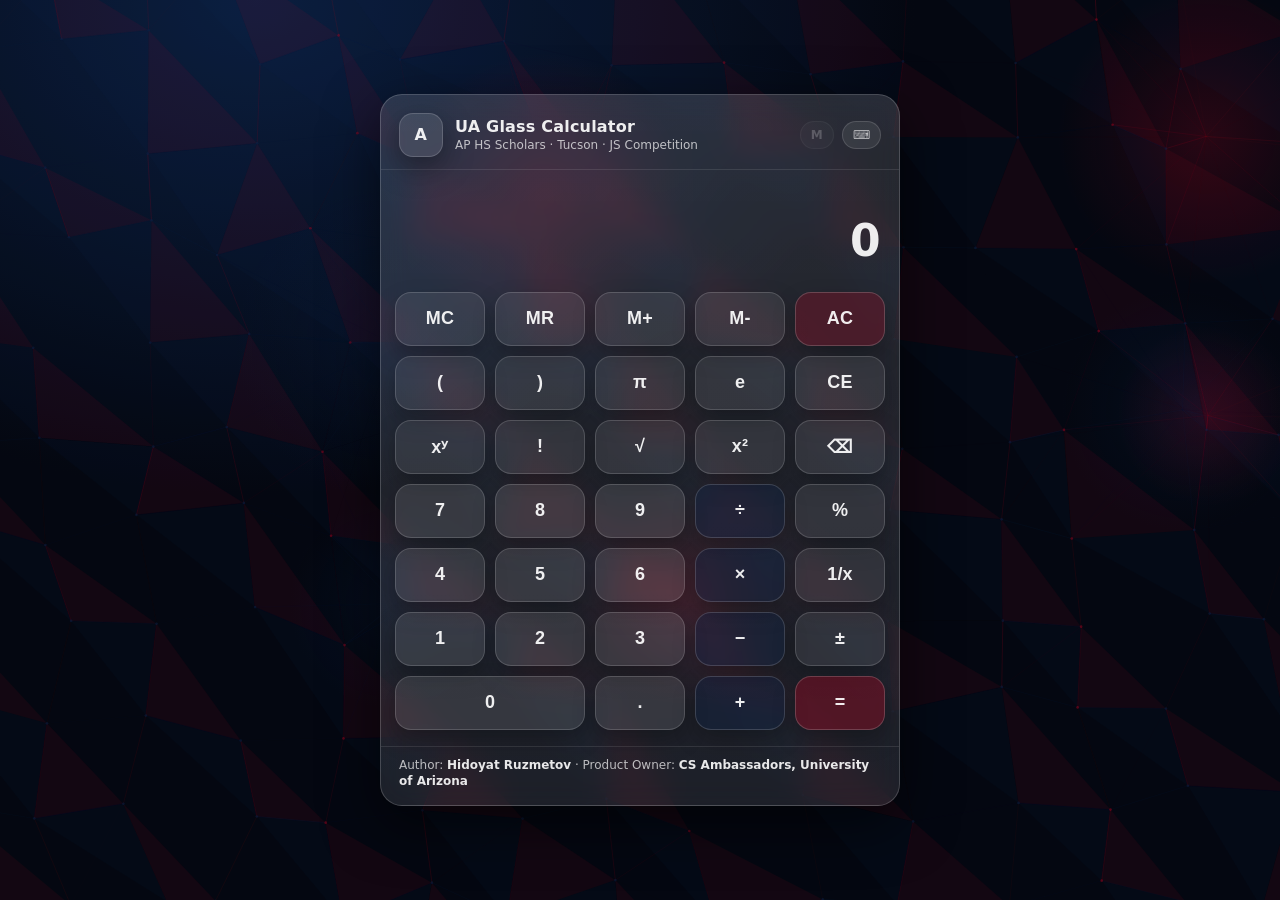
<file: Calculator/index.html>
<!--
  File: index.html
  Project: Glassmorphism Calculator (Competition Ready)
  Author: Hidoyat Ruzmetov
  Product Owner: CS Ambassadors, University of Arizona
  Description: Polished calculator UI with canvas-based interactive background.
-->

<!DOCTYPE html>
<html lang="en">
<head>
  <meta charset="UTF-8" />
  <meta name="viewport" content="width=device-width,initial-scale=1" />
  <meta name="theme-color" content="#0C234B" />
  <title>UA Glass Calculator</title>

  <link rel="stylesheet" href="styles.css" />
</head>

<body>
  <!-- Interactive geometric background (pure canvas, driven by app.js) -->
  <canvas id="bgCanvas" aria-hidden="true"></canvas>

  <main class="shell">
    <section class="calculator" aria-label="Calculator">
      <header class="calc-header">
        <div class="brand">
          <div class="logo" aria-hidden="true">A</div>
          <div class="brand-text">
            <div class="title">UA Glass Calculator</div>
            <div class="subtitle">AP HS Scholars · Tucson · JS Competition</div>
          </div>
        </div>

        <div class="status" aria-label="Calculator status">
          <span class="pill" id="memIndicator" title="Memory indicator">M</span>
          <span class="pill subtle" title="Keyboard: 0-9, + - * / ^ ( ), Enter, Backspace, Esc, !, %, p=π, e=e">⌨</span>
        </div>
      </header>

      <!-- Display -->
      <div class="display" role="group" aria-label="Calculator display">
        <div class="display-top">
          <div class="history" id="history" aria-label="Expression history"> </div>
        </div>
        <div class="display-bottom">
          <div class="current" id="current" aria-label="Current value">0</div>
        </div>
      </div>

      <!-- Keypad (5-column layout to fit full features cleanly) -->
      <div class="pad" role="group" aria-label="Calculator buttons">
        <!-- Row 1 -->
        <button class="btn btn-soft" data-action="mc" aria-label="Memory clear">MC</button>
        <button class="btn btn-soft" data-action="mr" aria-label="Memory recall">MR</button>
        <button class="btn btn-soft" data-action="mplus" aria-label="Memory add">M+</button>
        <button class="btn btn-soft" data-action="mminus" aria-label="Memory subtract">M-</button>
        <button class="btn btn-warn" data-action="ac" aria-label="All clear">AC</button>

        <!-- Row 2 -->
        <button class="btn btn-soft" data-action="lparen" aria-label="Left parenthesis">(</button>
        <button class="btn btn-soft" data-action="rparen" aria-label="Right parenthesis">)</button>
        <button class="btn btn-soft" data-action="const" data-value="pi" aria-label="Pi">π</button>
        <button class="btn btn-soft" data-action="const" data-value="e" aria-label="Euler's number">e</button>
        <button class="btn btn-soft" data-action="ce" aria-label="Clear entry">CE</button>

        <!-- Row 3 -->
        <button class="btn btn-soft" data-action="power" aria-label="Power">xʸ</button>
        <button class="btn btn-soft" data-action="factorial" aria-label="Factorial">!</button>
        <button class="btn btn-soft" data-action="sqrt" aria-label="Square root">√</button>
        <button class="btn btn-soft" data-action="square" aria-label="Square">x²</button>
        <button class="btn btn-soft" data-action="backspace" aria-label="Backspace">⌫</button>

        <!-- Row 4 -->
        <button class="btn" data-action="digit" data-value="7" aria-label="7">7</button>
        <button class="btn" data-action="digit" data-value="8" aria-label="8">8</button>
        <button class="btn" data-action="digit" data-value="9" aria-label="9">9</button>
        <button class="btn btn-op" data-action="op" data-value="/" aria-label="Divide">÷</button>
        <button class="btn btn-soft" data-action="percent" aria-label="Percent">%</button>

        <!-- Row 5 -->
        <button class="btn" data-action="digit" data-value="4" aria-label="4">4</button>
        <button class="btn" data-action="digit" data-value="5" aria-label="5">5</button>
        <button class="btn" data-action="digit" data-value="6" aria-label="6">6</button>
        <button class="btn btn-op" data-action="op" data-value="*" aria-label="Multiply">×</button>
        <button class="btn btn-soft" data-action="reciprocal" aria-label="Reciprocal">1/x</button>

        <!-- Row 6 -->
        <button class="btn" data-action="digit" data-value="1" aria-label="1">1</button>
        <button class="btn" data-action="digit" data-value="2" aria-label="2">2</button>
        <button class="btn" data-action="digit" data-value="3" aria-label="3">3</button>
        <button class="btn btn-op" data-action="op" data-value="-" aria-label="Subtract">−</button>
        <button class="btn btn-soft" data-action="toggleSign" aria-label="Toggle sign">±</button>

        <!-- Row 7 -->
        <button class="btn btn-wide2" data-action="digit" data-value="0" aria-label="0">0</button>
        <button class="btn" data-action="decimal" aria-label="Decimal point">.</button>
        <button class="btn btn-op" data-action="op" data-value="+" aria-label="Add">+</button>
        <button class="btn btn-eq" data-action="equals" aria-label="Equals">=</button>
      </div>

      <footer class="calc-footer">
        <div class="footnote">
          Author: <span class="foot-strong">Hidoyat Ruzmetov</span> · Product Owner:
          <span class="foot-strong">CS Ambassadors, University of Arizona</span>
        </div>
      </footer>
    </section>
  </main>

  <!-- Core functions first, runner second -->
  <script src="calcFunctions.js"></script>
  <script src="app.js"></script>
</body>
</html>
</file>
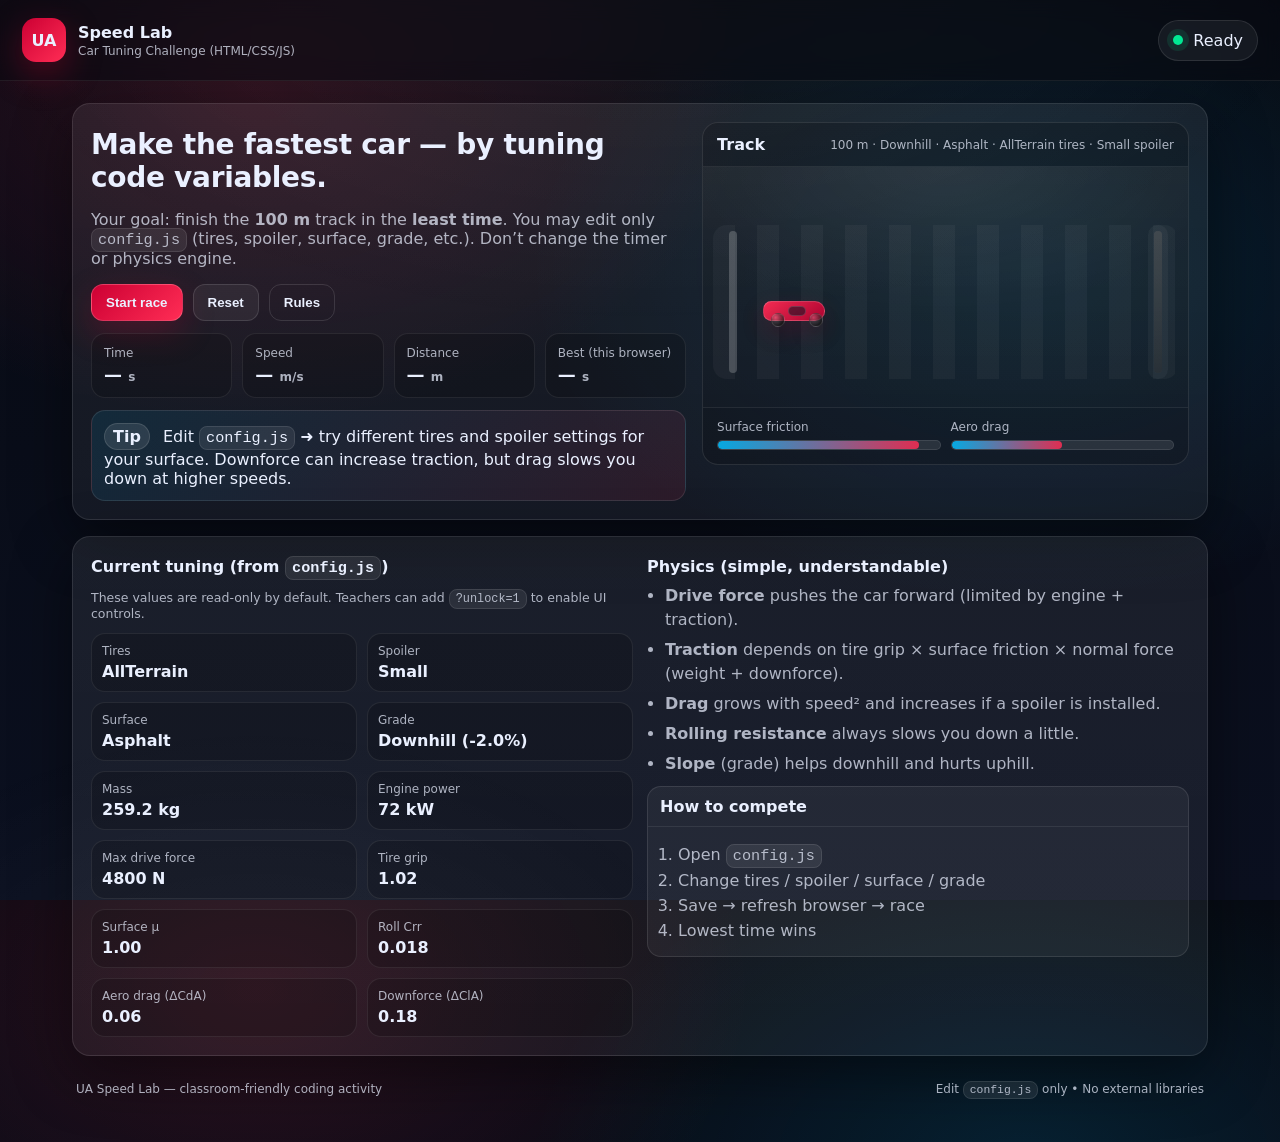
<file: UA_SpeedLab_CarTuningChallenge/index.html>
<!doctype html>
<html lang="en">
<head>
  <meta charset="UTF-8" />
  <meta name="viewport" content="width=device-width, initial-scale=1.0" />
  <title>UA Speed Lab — Car Tuning Challenge</title>
  <link rel="stylesheet" href="styles.css" />
</head>
<body>
  <div class="bg"></div>

  <header class="topbar">
    <div class="brand">
      <div class="logo">UA</div>
      <div>
        <div class="brand-title">Speed Lab</div>
        <div class="brand-sub">Car Tuning Challenge (HTML/CSS/JS)</div>
      </div>
    </div>

    <div class="pill">
      <span class="dot"></span>
      <span id="statusText">Ready</span>
    </div>
  </header>

  <main class="layout">
    <section class="card hero">
      <div class="hero-left">
        <h1>Make the fastest car — by tuning code variables.</h1>
        <p class="muted">
          Your goal: finish the <strong>100 m</strong> track in the <strong>least time</strong>.
          You may edit only <code>config.js</code> (tires, spoiler, surface, grade, etc.).
          Don’t change the timer or physics engine.
        </p>

        <div class="actions">
          <button id="startBtn" class="btn primary">Start race</button>
          <button id="resetBtn" class="btn">Reset</button>
          <button id="showRulesBtn" class="btn ghost">Rules</button>
        </div>

        <div class="stats">
          <div class="stat">
            <div class="stat-label">Time</div>
            <div class="stat-value"><span id="timeVal">—</span> <span class="unit">s</span></div>
          </div>
          <div class="stat">
            <div class="stat-label">Speed</div>
            <div class="stat-value"><span id="speedVal">—</span> <span class="unit">m/s</span></div>
          </div>
          <div class="stat">
            <div class="stat-label">Distance</div>
            <div class="stat-value"><span id="distVal">—</span> <span class="unit">m</span></div>
          </div>
          <div class="stat">
            <div class="stat-label">Best (this browser)</div>
            <div class="stat-value"><span id="bestVal">—</span> <span class="unit">s</span></div>
          </div>
        </div>

        <div class="hint">
          <span class="hint-badge">Tip</span>
          Edit <code>config.js</code> ➜ try different tires and spoiler settings for your surface.
          Downforce can increase traction, but drag slows you down at higher speeds.
        </div>
      </div>

      <div class="hero-right">
        <div class="track-card">
          <div class="track-top">
            <div class="track-title">Track</div>
            <div class="track-meta">
              <span id="trackMeta">100 m · Flat · Asphalt</span>
            </div>
          </div>

          <div class="track">
            <div class="lane-lines"></div>
            <div class="start-line" title="Start"></div>
            <div class="finish-line" title="Finish"></div>

            <div id="car" class="car" aria-label="Car">
              <div class="car-body">
                <div class="car-window"></div>
                <div class="car-spoiler" id="carSpoiler"></div>
              </div>
              <div class="wheel w1"></div>
              <div class="wheel w2"></div>
            </div>

            <div id="countdown" class="countdown" aria-live="polite"></div>
            <div id="banner" class="banner" aria-live="polite"></div>
          </div>

          <div class="track-bottom">
            <div class="mini">
              <div class="mini-label">Surface friction</div>
              <div class="bar"><div id="muBar" class="fill"></div></div>
            </div>
            <div class="mini">
              <div class="mini-label">Aero drag</div>
              <div class="bar"><div id="dragBar" class="fill"></div></div>
            </div>
          </div>
        </div>
      </div>
    </section>

    <section class="card grid">
      <div>
        <h2>Current tuning (from <code>config.js</code>)</h2>
        <p class="muted small">
          These values are read-only by default. Teachers can add <code>?unlock=1</code> to enable UI controls.
        </p>
        <div class="config-grid" id="configGrid"></div>
      </div>

      <div>
        <h2>Physics (simple, understandable)</h2>
        <ul class="bullets">
          <li><strong>Drive force</strong> pushes the car forward (limited by engine + traction).</li>
          <li><strong>Traction</strong> depends on tire grip × surface friction × normal force (weight + downforce).</li>
          <li><strong>Drag</strong> grows with speed² and increases if a spoiler is installed.</li>
          <li><strong>Rolling resistance</strong> always slows you down a little.</li>
          <li><strong>Slope</strong> (grade) helps downhill and hurts uphill.</li>
        </ul>

        <div class="callout">
          <div class="callout-title">How to compete</div>
          <div class="callout-body">
            <ol>
              <li>Open <code>config.js</code></li>
              <li>Change tires / spoiler / surface / grade</li>
              <li>Save → refresh browser → race</li>
              <li>Lowest time wins</li>
            </ol>
          </div>
        </div>
      </div>
    </section>

    <footer class="footer">
      <div>UA Speed Lab — classroom-friendly coding activity</div>
      <div class="muted">Edit <code>config.js</code> only • No external libraries</div>
    </footer>
  </main>

  <dialog id="rulesDialog" class="dialog">
    <div class="dialog-head">
      <h3>Competition rules</h3>
      <button class="btn ghost" id="closeRulesBtn">Close</button>
    </div>
    <div class="dialog-body">
      <ul class="bullets">
        <li>Edit <strong>only</strong> <code>config.js</code>. Do not change the timer or physics code.</li>
        <li>Goal: smallest finish time over 100 m.</li>
        <li>Discuss: why did your changes help or hurt? What tradeoffs did you notice?</li>
      </ul>
      <p class="muted small">
        Teacher note: run with <code>?unlock=1</code> if you want students to test ideas in the UI first, then
        require final submissions by editing <code>config.js</code>.
      </p>
    </div>
  </dialog>

  <script src="config.js"></script>
  <script src="app.js"></script>
</body>
</html>
</file>
<file: Calculator/styles.css>
/*
  File: styles.css
  Project: Glassmorphism Calculator (Competition Ready)
  Author: Hidoyat Ruzmetov
  Product Owner: CS Ambassadors, University of Arizona
  Description: UA-themed glass UI + responsive keypad and canvas background.
*/

*,
*::before,
*::after {
  box-sizing: border-box;
}

:root {
  /* University of Arizona vibe */
  --ua-blue: #0C234B;
  --ua-red: #AB0520;

  /* Glass palette */
  --panel: rgba(255, 255, 255, 0.10);
  --panel-strong: rgba(255, 255, 255, 0.14);
  --stroke: rgba(255, 255, 255, 0.18);
  --stroke-strong: rgba(255, 255, 255, 0.26);

  --text: rgba(255, 255, 255, 0.92);
  --text-dim: rgba(255, 255, 255, 0.70);

  --shadow: 0 18px 55px rgba(0, 0, 0, 0.58);
  --shadow-soft: 0 10px 30px rgba(0, 0, 0, 0.40);

  --radius: 22px;
  --radius-sm: 16px;

  /* Button surfaces */
  --btn: rgba(255, 255, 255, 0.10);
  --btn-hover: rgba(255, 255, 255, 0.14);
  --btn-press: rgba(255, 255, 255, 0.08);

  /* UA-tinged states */
  --op: rgba(12, 35, 75, 0.32);
  --op-hover: rgba(12, 35, 75, 0.40);

  --warn: rgba(171, 5, 32, 0.28);
  --warn-hover: rgba(171, 5, 32, 0.36);

  --eq: rgba(171, 5, 32, 0.36);
  --eq-hover: rgba(171, 5, 32, 0.46);

  --focus: rgba(255, 255, 255, 0.38);

  --font: ui-sans-serif, system-ui, -apple-system, Segoe UI, Roboto, Arial, "Apple Color Emoji", "Segoe UI Emoji";
}

html,
body {
  height: 100%;
}

body {
  margin: 0;
  font-family: var(--font);
  color: var(--text);
  background: radial-gradient(1200px 900px at 20% 0%, rgba(12, 35, 75, 0.95) 0%, rgba(5, 8, 18, 1) 55%),
              radial-gradient(1000px 850px at 88% 20%, rgba(171, 5, 32, 0.30) 0%, rgba(5, 8, 18, 0.85) 60%);
  overflow-x: hidden;
}

/* Canvas background */
#bgCanvas {
  position: fixed;
  inset: 0;
  width: 100%;
  height: 100%;
  z-index: 0;
  display: block;
}

/* Foreground layout */
.shell {
  min-height: 100%;
  display: grid;
  place-items: center;
  padding: 24px;
  position: relative;
  z-index: 1;
}

.calculator {
  width: min(520px, 96vw);
  border-radius: var(--radius);
  background: linear-gradient(180deg, var(--panel-strong), var(--panel));
  border: 1px solid var(--stroke);
  box-shadow: var(--shadow);
  backdrop-filter: blur(14px);
  -webkit-backdrop-filter: blur(14px);
  overflow: hidden;
}

/* Header */
.calc-header {
  padding: 18px 18px 12px 18px;
  display: flex;
  align-items: center;
  justify-content: space-between;
  gap: 14px;
  border-bottom: 1px solid rgba(255, 255, 255, 0.10);
}

.brand {
  display: flex;
  align-items: center;
  gap: 12px;
}

.logo {
  width: 44px;
  height: 44px;
  border-radius: 14px;
  display: grid;
  place-items: center;
  background: rgba(255, 255, 255, 0.10);
  border: 1px solid rgba(255, 255, 255, 0.16);
  box-shadow: var(--shadow-soft);
  font-weight: 900;
  letter-spacing: 0.4px;
  color: rgba(255, 255, 255, 0.92);
}

.title {
  font-weight: 800;
  letter-spacing: 0.2px;
}

.subtitle {
  margin-top: 2px;
  font-size: 12px;
  color: var(--text-dim);
}

.status {
  display: flex;
  gap: 8px;
  align-items: center;
}

.pill {
  height: 28px;
  min-width: 28px;
  padding: 0 10px;
  border-radius: 999px;
  display: inline-flex;
  align-items: center;
  justify-content: center;
  font-weight: 800;
  font-size: 12px;
  background: rgba(255, 255, 255, 0.10);
  border: 1px solid rgba(255, 255, 255, 0.18);
  color: rgba(255, 255, 255, 0.90);
  opacity: 0.25;
  transition: opacity 160ms ease;
}

.pill.subtle {
  opacity: 0.78;
}

/* Display */
.display {
  padding: 16px 18px 12px 18px;
  display: grid;
  gap: 10px;
}

.display-top {
  min-height: 22px;
}

.history {
  font-size: 13px;
  color: var(--text-dim);
  letter-spacing: 0.2px;
  text-align: right;
  white-space: nowrap;
  overflow: hidden;
  text-overflow: ellipsis;
}

.current {
  font-size: 44px;
  font-weight: 900;
  letter-spacing: 0.3px;
  text-align: right;
  line-height: 1.05;
  white-space: nowrap;
  overflow: hidden;
  text-overflow: ellipsis;
  padding-bottom: 2px;
}

/* Keypad */
.pad {
  padding: 14px 14px 16px 14px;
  display: grid;
  grid-template-columns: repeat(5, 1fr);
  gap: 10px;
}

.btn {
  appearance: none;
  border: 1px solid rgba(255, 255, 255, 0.16);
  background: var(--btn);
  color: var(--text);
  border-radius: var(--radius-sm);
  height: 54px;
  font-size: 18px;
  font-weight: 800;
  letter-spacing: 0.2px;
  box-shadow: 0 10px 22px rgba(0, 0, 0, 0.26);
  cursor: pointer;
  transition: transform 90ms ease, background 160ms ease, border-color 160ms ease, filter 160ms ease;
  user-select: none;
  -webkit-tap-highlight-color: transparent;
}

.btn:hover {
  background: var(--btn-hover);
  border-color: rgba(255, 255, 255, 0.22);
  filter: brightness(1.02);
}

.btn:active {
  transform: translateY(1px) scale(0.99);
  background: var(--btn-press);
}

.btn:focus-visible {
  outline: 2px solid var(--focus);
  outline-offset: 2px;
}

.btn-soft {
  background: rgba(255, 255, 255, 0.08);
}

.btn-op {
  background: var(--op);
  border-color: rgba(255, 255, 255, 0.16);
}

.btn-op:hover {
  background: var(--op-hover);
}

.btn-warn {
  background: var(--warn);
  border-color: rgba(255, 255, 255, 0.18);
}

.btn-warn:hover {
  background: var(--warn-hover);
}

.btn-eq {
  background: var(--eq);
  border-color: rgba(255, 255, 255, 0.18);
}

.btn-eq:hover {
  background: var(--eq-hover);
}

.btn-wide2 {
  grid-column: span 2;
}

/* Footer */
.calc-footer {
  padding: 10px 18px 16px 18px;
  border-top: 1px solid rgba(255, 255, 255, 0.10);
}

.footnote {
  font-size: 12px;
  color: var(--text-dim);
  line-height: 1.35;
}

.foot-strong {
  color: rgba(255, 255, 255, 0.90);
  font-weight: 800;
}

/* Responsive */
@media (max-width: 520px) {
  .calculator {
    width: min(520px, 98vw);
  }

  .current {
    font-size: 40px;
  }

  .btn {
    height: 52px;
    font-size: 17px;
  }
}
</file>
<file: UA_SpeedLab_CarTuningChallenge/styles.css>
/* UA Speed Lab — Modern, clean, classroom-friendly UI */
:root{
  --bg0:#070A12;
  --bg1:#0B1020;
  --text:#EAF0FF;
  --muted:rgba(234,240,255,.72);
  --red:#CC0033;
  --red2:#FF2D55;
  --shadow: 0 18px 60px rgba(0,0,0,.45);
  --radius: 18px;
}
*{ box-sizing:border-box; }
html,body{ height:100%; }
body{
  margin:0;
  font-family: ui-sans-serif, system-ui, -apple-system, Segoe UI, Roboto, Helvetica, Arial;
  color:var(--text);
  background: radial-gradient(900px 600px at 20% 10%, rgba(255,45,85,.15), transparent 55%),
              radial-gradient(900px 600px at 80% 30%, rgba(0,190,255,.12), transparent 55%),
              linear-gradient(180deg, var(--bg0), var(--bg1));
  overflow-x:hidden;
}
.bg{
  position:fixed; inset:0;
  background:
    radial-gradient(1200px 700px at 50% -10%, rgba(255,255,255,.06), transparent 60%),
    radial-gradient(900px 650px at 20% 120%, rgba(255,255,255,.05), transparent 55%);
  pointer-events:none;
}
code{
  background: rgba(255,255,255,.08);
  border: 1px solid rgba(255,255,255,.10);
  padding: 2px 6px;
  border-radius: 8px;
  font-family: ui-monospace, SFMono-Regular, Menlo, Monaco, Consolas, "Liberation Mono", "Courier New", monospace;
  font-size: .95em;
}
.topbar{
  position: sticky;
  top: 0;
  z-index: 20;
  padding: 18px 22px;
  display:flex;
  justify-content:space-between;
  align-items:center;
  backdrop-filter: blur(10px);
  background: rgba(8,10,18,.55);
  border-bottom: 1px solid rgba(255,255,255,.07);
}
.brand{ display:flex; gap:12px; align-items:center; }
.logo{
  width:44px; height:44px;
  border-radius: 14px;
  display:grid; place-items:center;
  font-weight: 800;
  background: linear-gradient(135deg, var(--red), var(--red2));
  box-shadow: 0 12px 35px rgba(204,0,51,.35);
}
.brand-title{ font-weight: 800; font-size: 16px; }
.brand-sub{ color:var(--muted); font-size: 12px; margin-top:2px; }
.pill{
  display:flex; align-items:center; gap:10px;
  padding:10px 14px;
  border-radius: 999px;
  background: rgba(255,255,255,.06);
  border: 1px solid rgba(255,255,255,.10);
}
.dot{
  width:10px; height:10px; border-radius:50%;
  background: rgba(0,255,160,.9);
  box-shadow: 0 0 0 6px rgba(0,255,160,.10);
}
.layout{
  max-width: 1180px;
  margin: 0 auto;
  padding: 22px;
  display:flex;
  flex-direction:column;
  gap:16px;
}
.card{
  border-radius: var(--radius);
  background: linear-gradient(180deg, rgba(255,255,255,.07), rgba(255,255,255,.05));
  border: 1px solid rgba(255,255,255,.10);
  box-shadow: var(--shadow);
}
.hero{
  padding: 18px;
  display:grid;
  grid-template-columns: 1.1fr .9fr;
  gap: 16px;
}
.hero h1{ margin: 6px 0 8px; font-size: 28px; letter-spacing: -.3px; }
.muted{ color: var(--muted); }
.small{ font-size: 12.5px; }
.actions{ display:flex; gap:10px; margin: 14px 0 12px; flex-wrap:wrap; }
.btn{
  appearance:none;
  border: 1px solid rgba(255,255,255,.12);
  background: rgba(255,255,255,.06);
  color: var(--text);
  padding: 10px 14px;
  border-radius: 12px;
  cursor:pointer;
  transition: transform .08s ease, background .15s ease, border-color .15s ease;
  font-weight: 650;
}
.btn:hover{ background: rgba(255,255,255,.09); border-color: rgba(255,255,255,.18); }
.btn:active{ transform: translateY(1px) scale(.99); }
.btn.primary{
  background: linear-gradient(135deg, var(--red), var(--red2));
  border-color: rgba(255,255,255,.18);
  box-shadow: 0 12px 32px rgba(204,0,51,.25);
}
.btn.primary:hover{ filter: brightness(1.03); }
.btn.ghost{ background: transparent; }
.stats{
  display:grid;
  grid-template-columns: repeat(4, minmax(0,1fr));
  gap: 10px;
  margin-top: 10px;
}
.stat{
  padding: 12px 12px;
  border-radius: 14px;
  background: rgba(0,0,0,.18);
  border: 1px solid rgba(255,255,255,.08);
}
.stat-label{ color: var(--muted); font-size: 12px; }
.stat-value{ font-weight: 900; font-size: 18px; margin-top: 4px; }
.unit{ color: var(--muted); font-weight: 650; font-size: 12px; }
.hint{
  margin-top: 12px;
  padding: 12px 12px;
  border-radius: 14px;
  border: 1px solid rgba(255,255,255,.10);
  background: linear-gradient(135deg, rgba(0,190,255,.10), rgba(255,45,85,.10));
}
.hint-badge{
  display:inline-block;
  padding: 3px 8px;
  border-radius: 999px;
  font-weight: 800;
  background: rgba(255,255,255,.10);
  border: 1px solid rgba(255,255,255,.12);
  margin-right: 8px;
}
.track-card{
  border-radius: 16px;
  background: rgba(0,0,0,.18);
  border: 1px solid rgba(255,255,255,.10);
  overflow:hidden;
}
.track-top{
  display:flex; justify-content:space-between; align-items:center;
  padding: 12px 14px;
  border-bottom: 1px solid rgba(255,255,255,.08);
}
.track-title{ font-weight: 900; }
.track-meta{ color: var(--muted); font-size: 12px; }
.track{
  position:relative;
  height: 240px;
  padding: 18px 14px 16px;
  background:
    radial-gradient(500px 240px at 50% 0%, rgba(255,255,255,.06), transparent 60%),
    linear-gradient(180deg, rgba(255,255,255,.04), rgba(255,255,255,.01));
  overflow:hidden;
}
.lane-lines{
  position:absolute;
  inset: 58px 10px 28px 10px;
  background:
    repeating-linear-gradient(90deg, rgba(255,255,255,.10) 0 22px, transparent 22px 44px);
  border-radius: 14px;
  opacity: .35;
}
.start-line, .finish-line{
  position:absolute;
  top: 64px;
  bottom: 34px;
  width: 8px;
  background: rgba(255,255,255,.20);
  border-radius: 6px;
}
.start-line{ left: 26px; }
.finish-line{
  right: 26px;
  background: linear-gradient(180deg, rgba(255,255,255,.25), rgba(255,255,255,.12));
  box-shadow: 0 0 0 6px rgba(255,255,255,.04);
}
.finish-line::after{
  content:"";
  position:absolute; inset:0;
  background:
    repeating-linear-gradient(90deg, rgba(0,0,0,.35) 0 8px, rgba(255,255,255,.18) 8px 16px);
  opacity:.8;
  border-radius:6px;
  mix-blend-mode:overlay;
}
.car{
  position:absolute;
  left: 26px;
  top: 128px;
  width: 84px;
  height: 36px;
  transform: translateX(0);
  transition: filter .2s ease;
}
.car-body{
  position:absolute;
  left: 8px;
  top: 6px;
  width: 62px;
  height: 20px;
  border-radius: 10px 12px 12px 10px;
  background: linear-gradient(135deg, rgba(255,45,85,.95), rgba(204,0,51,.85));
  border: 1px solid rgba(255,255,255,.18);
  box-shadow: 0 10px 24px rgba(204,0,51,.18);
}
.car-window{
  position:absolute;
  left: 24px;
  top: 4px;
  width: 18px;
  height: 10px;
  border-radius: 8px;
  background: rgba(10,20,35,.55);
  border: 1px solid rgba(255,255,255,.15);
}
.car-spoiler{
  position:absolute;
  right: -8px;
  top: 3px;
  width: 16px;
  height: 6px;
  border-radius: 6px;
  background: rgba(255,255,255,.14);
  border: 1px solid rgba(255,255,255,.18);
  opacity: 0;
}
.car-spoiler.on{ opacity: 1; }
.car-spoiler.big{ width: 20px; height: 7px; }
.wheel{
  position:absolute;
  width: 14px;
  height: 14px;
  border-radius: 50%;
  background: radial-gradient(circle at 30% 30%, rgba(255,255,255,.20), rgba(0,0,0,.88));
  border: 1px solid rgba(255,255,255,.14);
  box-shadow: 0 8px 18px rgba(0,0,0,.35);
}
.w1{ left: 16px; top: 18px; }
.w2{ left: 54px; top: 18px; }
.countdown{
  position:absolute;
  inset:0;
  display:grid;
  place-items:center;
  font-size: 56px;
  font-weight: 900;
  color: rgba(255,255,255,.92);
  text-shadow: 0 18px 60px rgba(0,0,0,.55);
  opacity:0;
  pointer-events:none;
}
.countdown.show{ opacity:1; }
.banner{
  position:absolute;
  left: 14px;
  right: 14px;
  top: 12px;
  padding: 12px 14px;
  border-radius: 14px;
  border: 1px solid rgba(255,255,255,.12);
  background: rgba(0,0,0,.22);
  display:flex;
  justify-content:space-between;
  align-items:center;
  gap: 12px;
  opacity:0;
  transform: translateY(-6px);
  transition: opacity .18s ease, transform .18s ease;
  pointer-events:none;
}
.banner.show{ opacity:1; transform: translateY(0); }
.banner strong{ font-weight: 900; }
.banner .muted{ font-size: 12.5px; }
.track-bottom{
  display:grid;
  grid-template-columns: 1fr 1fr;
  gap: 10px;
  padding: 12px 14px 14px;
  border-top: 1px solid rgba(255,255,255,.08);
}
.mini-label{ font-size:12px; color: var(--muted); margin-bottom: 6px;}
.bar{
  height: 10px;
  border-radius: 999px;
  background: rgba(255,255,255,.10);
  border: 1px solid rgba(255,255,255,.10);
  overflow:hidden;
}
.fill{
  height: 100%;
  width: 40%;
  background: linear-gradient(90deg, rgba(0,190,255,.85), rgba(255,45,85,.85));
  border-radius: 999px;
}
.grid{
  padding: 16px 18px 18px;
  display:grid;
  grid-template-columns: 1fr 1fr;
  gap: 14px;
}
h2{ margin: 4px 0 6px; font-size: 16px; }
.bullets{
  margin: 8px 0 0;
  padding-left: 18px;
  color: var(--muted);
  line-height: 1.5;
}
.bullets li{ margin: 6px 0; }
.config-grid{
  margin-top: 10px;
  display:grid;
  grid-template-columns: 1fr 1fr;
  gap: 10px;
}
.config-item{
  padding: 10px 10px;
  border-radius: 14px;
  background: rgba(0,0,0,.18);
  border: 1px solid rgba(255,255,255,.08);
}
.config-k{ color: var(--muted); font-size: 12px; }
.config-v{ font-weight: 850; margin-top: 4px; }
.callout{
  margin-top: 10px;
  border-radius: 14px;
  border: 1px solid rgba(255,255,255,.10);
  background: rgba(255,255,255,.05);
  overflow:hidden;
}
.callout-title{
  padding: 10px 12px;
  font-weight: 900;
  border-bottom: 1px solid rgba(255,255,255,.08);
}
.callout-body{ padding: 10px 12px; color: var(--muted); }
.callout-body ol{ margin: 8px 0 0; padding-left: 18px; }
.callout-body li{ margin: 6px 0; }
.footer{
  padding: 10px 4px 24px;
  display:flex;
  justify-content:space-between;
  align-items:center;
  color: var(--muted);
  font-size: 12px;
}
.dialog{
  width: min(680px, 92vw);
  border-radius: 16px;
  border: 1px solid rgba(255,255,255,.16);
  background: rgba(10,14,26,.88);
  color: var(--text);
  box-shadow: var(--shadow);
}
.dialog::backdrop{ background: rgba(0,0,0,.55); }
.dialog-head{
  padding: 14px 14px 10px;
  display:flex;
  justify-content:space-between;
  align-items:center;
  border-bottom: 1px solid rgba(255,255,255,.10);
}
.dialog-body{ padding: 12px 14px 16px; }
@media (max-width: 980px){
  .hero{ grid-template-columns: 1fr; }
  .stats{ grid-template-columns: repeat(2, minmax(0,1fr)); }
  .grid{ grid-template-columns: 1fr; }
}
</file>
